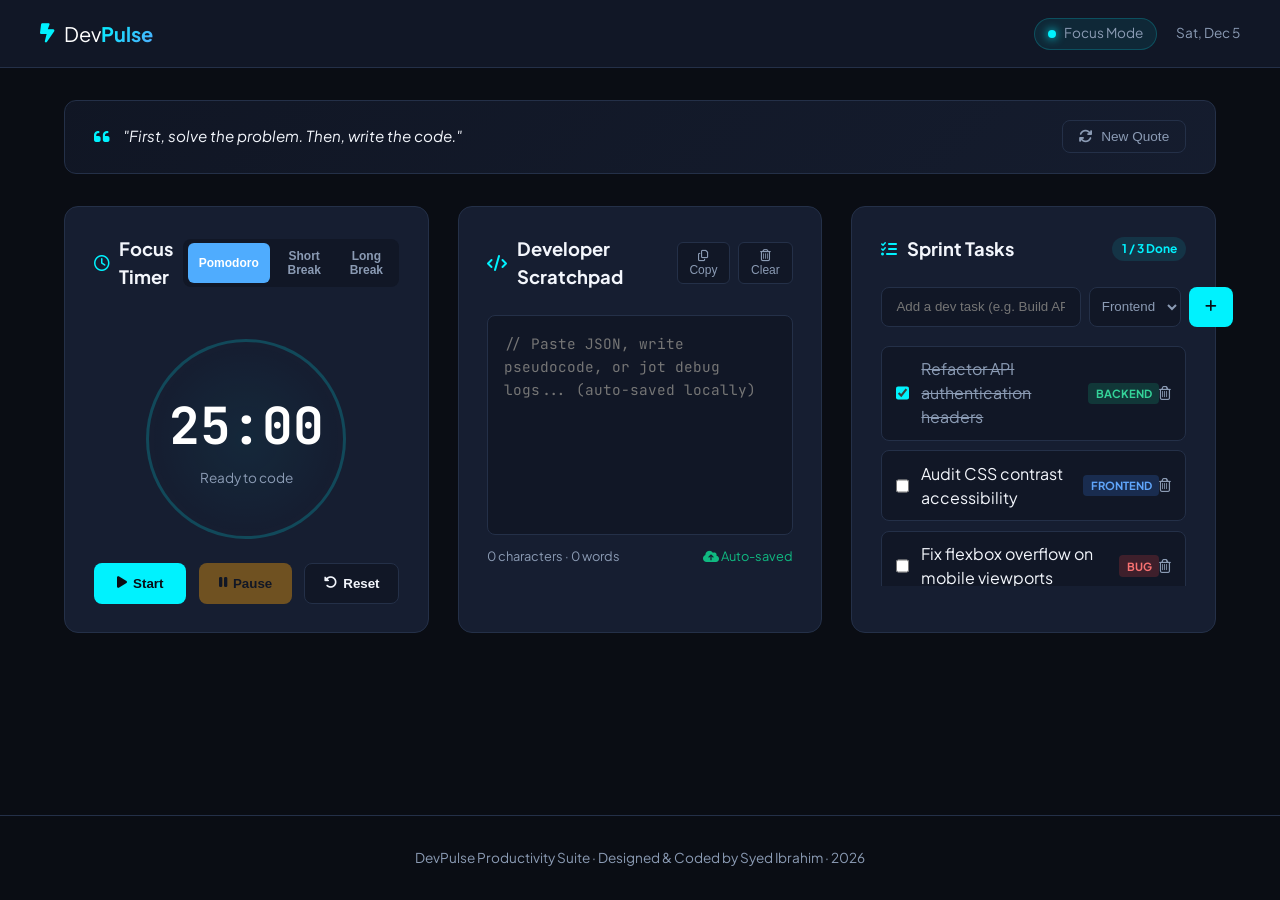
<file: projects/devpulse-productivity-suite/index.html>
<!DOCTYPE html>
<html lang="en">
<head>
  <meta charset="UTF-8" />
  <meta name="viewport" content="width=device-width, initial-scale=1.0" />
  <title>DevPulse | Developer Productivity & Focus Suite</title>
  <link rel="preconnect" href="https://fonts.googleapis.com" />
  <link rel="preconnect" href="https://fonts.gstatic.com" crossorigin />
  <link href="https://fonts.googleapis.com/css2?family=Plus+Jakarta+Sans:wght@400;500;600;700;800&family=JetBrains+Mono:wght@400;600&display=swap" rel="stylesheet" />
  <link rel="stylesheet" href="https://cdnjs.cloudflare.com/ajax/libs/font-awesome/6.5.2/css/all.min.css" />
  <link rel="stylesheet" href="style.css" />
</head>
<body>
  <!-- Header -->
  <header class="navbar">
    <div class="nav-container">
      <div class="logo">
        <i class="fa-solid fa-bolt-lightning pulse-icon"></i>
        <span>Dev<strong>Pulse</strong></span>
      </div>
      <div class="nav-status">
        <span class="live-indicator"><span class="blinking-dot"></span> Focus Mode</span>
        <span id="currentDateStr" class="date-badge"></span>
      </div>
    </div>
  </header>

  <main class="dashboard-wrap">
    <!-- Top Quote Banner -->
    <div class="quote-banner">
      <div class="quote-text">
        <i class="fa-solid fa-quote-left"></i>
        <span id="quoteDisplay">"First, solve the problem. Then, write the code."</span>
      </div>
      <button id="newQuoteBtn" class="refresh-quote-btn" title="Get new inspiration">
        <i class="fa-solid fa-arrows-rotate"></i> New Quote
      </button>
    </div>

    <!-- Core Grid -->
    <div class="tools-grid">
      
      <!-- TOOL 1: POMODORO TIMER -->
      <section class="tool-card timer-card">
        <div class="card-header">
          <div class="title-wrap">
            <i class="fa-regular fa-clock"></i>
            <h2>Focus Timer</h2>
          </div>
          <div class="mode-switches">
            <button class="mode-btn active" data-time="1500">Pomodoro</button>
            <button class="mode-btn" data-time="300">Short Break</button>
            <button class="mode-btn" data-time="900">Long Break</button>
          </div>
        </div>

        <div class="timer-display-wrap">
          <div class="timer-circle">
            <h1 id="timerDisplay">25:00</h1>
            <p id="timerStateLabel">Ready to code</p>
          </div>
        </div>

        <div class="timer-controls">
          <button id="startTimerBtn" class="ctrl-btn btn-play"><i class="fa-solid fa-play"></i> Start</button>
          <button id="pauseTimerBtn" class="ctrl-btn btn-pause" disabled><i class="fa-solid fa-pause"></i> Pause</button>
          <button id="resetTimerBtn" class="ctrl-btn btn-reset"><i class="fa-solid fa-rotate-left"></i> Reset</button>
        </div>
      </section>

      <!-- TOOL 2: QUICK SCRATCHPAD NOTES -->
      <section class="tool-card notes-card">
        <div class="card-header">
          <div class="title-wrap">
            <i class="fa-solid fa-code"></i>
            <h2>Developer Scratchpad</h2>
          </div>
          <div class="scratch-actions">
            <button id="copyNotesBtn" class="sm-btn"><i class="fa-regular fa-copy"></i> Copy</button>
            <button id="clearNotesBtn" class="sm-btn danger"><i class="fa-regular fa-trash-can"></i> Clear</button>
          </div>
        </div>

        <textarea id="notesArea" placeholder="// Paste JSON, write pseudocode, or jot debug logs... (auto-saved locally)"></textarea>

        <div class="notes-footer">
          <span id="charCount">0 characters · 0 words</span>
          <span id="saveNotice" class="save-status"><i class="fa-solid fa-cloud-arrow-up"></i> Auto-saved</span>
        </div>
      </section>

      <!-- TOOL 3: TASK SPRINT BOARD -->
      <section class="tool-card tasks-card">
        <div class="card-header">
          <div class="title-wrap">
            <i class="fa-solid fa-list-check"></i>
            <h2>Sprint Tasks</h2>
          </div>
          <span id="taskCounter" class="task-badge">0 / 0 Done</span>
        </div>

        <form id="taskForm" class="task-input-bar">
          <input type="text" id="taskInput" placeholder="Add a dev task (e.g. Build API endpoint)..." required />
          <select id="taskTag">
            <option value="Frontend">Frontend</option>
            <option value="Backend">Backend</option>
            <option value="Bug">Bug</option>
            <option value="Review">Review</option>
          </select>
          <button type="submit" class="add-task-btn"><i class="fa-solid fa-plus"></i></button>
        </form>

        <div class="task-list-wrapper">
          <ul id="taskList" class="task-list">
            <!-- Dynamically populated -->
          </ul>
        </div>
      </section>

    </div>
  </main>

  <footer class="app-footer">
    <p>DevPulse Productivity Suite · Designed & Coded by Syed Ibrahim · 2026</p>
  </footer>

  <script src="script.js"></script>
</body>
</html>
</file>
<file: projects/devpulse-productivity-suite/style.css>
:root {
  --bg-primary: #0a0d14;
  --bg-surface: #111726;
  --bg-card: #161e31;
  --border-color: #243048;
  --accent-cyan: #00f2fe;
  --accent-blue: #4facfe;
  --accent-purple: #7928ca;
  --text-main: #f3f6fc;
  --text-muted: #8b9bb4;
  --success: #10b981;
  --warning: #f59e0b;
  --danger: #ef4444;
}

* {
  margin: 0;
  padding: 0;
  box-sizing: border-box;
}

body {
  background-color: var(--bg-primary);
  color: var(--text-main);
  font-family: 'Plus Jakarta Sans', sans-serif;
  line-height: 1.5;
  min-height: 100vh;
  display: flex;
  flex-direction: column;
}

/* NAVBAR */
.navbar {
  background: var(--bg-surface);
  border-bottom: 1px solid var(--border-color);
  padding: 1.1rem 2rem;
}

.nav-container {
  max-width: 1200px;
  margin: 0 auto;
  display: flex;
  justify-content: space-between;
  align-items: center;
}

.logo {
  display: flex;
  align-items: center;
  gap: 0.6rem;
  font-size: 1.25rem;
  color: #fff;
}

.pulse-icon {
  color: var(--accent-cyan);
  font-size: 1.2rem;
}

.logo strong {
  background: linear-gradient(135deg, var(--accent-cyan), var(--accent-blue));
  -webkit-background-clip: text;
  -webkit-text-fill-color: transparent;
}

.nav-status {
  display: flex;
  align-items: center;
  gap: 1.2rem;
}

.live-indicator {
  display: inline-flex;
  align-items: center;
  gap: 0.5rem;
  font-size: 0.85rem;
  color: var(--text-muted);
  background: rgba(0, 242, 254, 0.08);
  padding: 0.3rem 0.8rem;
  border-radius: 20px;
  border: 1px solid rgba(0, 242, 254, 0.2);
}

.blinking-dot {
  width: 8px;
  height: 8px;
  border-radius: 50%;
  background-color: var(--accent-cyan);
  box-shadow: 0 0 10px var(--accent-cyan);
  animation: blink 1.6s infinite ease-in-out;
}

@keyframes blink {
  0%, 100% { opacity: 1; }
  50% { opacity: 0.3; }
}

.date-badge {
  font-size: 0.85rem;
  color: var(--text-muted);
}

/* DASHBOARD */
.dashboard-wrap {
  max-width: 1200px;
  margin: 2rem auto;
  padding: 0 1.5rem;
  flex-grow: 1;
  width: 100%;
}

/* MOTIVATION QUOTE BANNER */
.quote-banner {
  background: linear-gradient(135deg, rgba(17, 23, 38, 0.9), rgba(22, 30, 49, 0.9));
  border: 1px solid var(--border-color);
  padding: 1.2rem 1.8rem;
  border-radius: 12px;
  display: flex;
  justify-content: space-between;
  align-items: center;
  margin-bottom: 2rem;
  gap: 1rem;
}

.quote-text {
  display: flex;
  align-items: center;
  gap: 0.8rem;
  color: var(--text-main);
  font-style: italic;
  font-size: 0.95rem;
}

.quote-text i {
  color: var(--accent-cyan);
  font-size: 1.1rem;
}

.refresh-quote-btn {
  background: transparent;
  border: 1px solid var(--border-color);
  color: var(--text-muted);
  padding: 0.5rem 1rem;
  border-radius: 8px;
  cursor: pointer;
  display: flex;
  align-items: center;
  gap: 0.5rem;
  font-size: 0.85rem;
  transition: all 0.2s ease;
  white-space: nowrap;
}

.refresh-quote-btn:hover {
  color: var(--accent-cyan);
  border-color: var(--accent-cyan);
}

/* TOOLS GRID */
.tools-grid {
  display: grid;
  grid-template-columns: repeat(auto-fit, minmax(340px, 1fr));
  gap: 1.8rem;
}

.tool-card {
  background: var(--bg-card);
  border: 1px solid var(--border-color);
  border-radius: 14px;
  padding: 1.8rem;
  display: flex;
  flex-direction: column;
}

.card-header {
  display: flex;
  justify-content: space-between;
  align-items: center;
  margin-bottom: 1.5rem;
}

.title-wrap {
  display: flex;
  align-items: center;
  gap: 0.6rem;
}

.title-wrap i {
  color: var(--accent-cyan);
}

.title-wrap h2 {
  font-size: 1.15rem;
  font-weight: 700;
}

/* TIMER CARD */
.mode-switches {
  display: flex;
  gap: 0.4rem;
  background: var(--bg-surface);
  padding: 0.3rem;
  border-radius: 8px;
}

.mode-btn {
  background: none;
  border: none;
  color: var(--text-muted);
  padding: 0.35rem 0.7rem;
  font-size: 0.75rem;
  font-weight: 600;
  border-radius: 6px;
  cursor: pointer;
}

.mode-btn.active {
  background: var(--accent-blue);
  color: #fff;
}

.timer-display-wrap {
  display: flex;
  justify-content: center;
  align-items: center;
  margin: 1.5rem 0;
}

.timer-circle {
  width: 200px;
  height: 200px;
  border-radius: 50%;
  border: 3px solid rgba(0, 242, 254, 0.2);
  display: flex;
  flex-direction: column;
  justify-content: center;
  align-items: center;
  background: radial-gradient(circle, rgba(0, 242, 254, 0.05) 0%, transparent 70%);
}

.timer-circle h1 {
  font-family: 'JetBrains Mono', monospace;
  font-size: 3.2rem;
  font-weight: 700;
  color: #fff;
}

.timer-circle p {
  font-size: 0.85rem;
  color: var(--text-muted);
  margin-top: 0.2rem;
}

.timer-controls {
  display: flex;
  gap: 0.8rem;
  margin-top: auto;
}

.ctrl-btn {
  flex: 1;
  padding: 0.75rem;
  border-radius: 8px;
  font-weight: 600;
  cursor: pointer;
  border: none;
  display: flex;
  justify-content: center;
  align-items: center;
  gap: 0.4rem;
  transition: opacity 0.2s;
}

.btn-play { background: var(--accent-cyan); color: #0a0d14; }
.btn-pause { background: var(--warning); color: #0a0d14; }
.btn-reset { background: var(--bg-surface); color: var(--text-main); border: 1px solid var(--border-color); }
.ctrl-btn:disabled { opacity: 0.4; cursor: not-allowed; }

/* NOTES CARD */
.scratch-actions {
  display: flex;
  gap: 0.5rem;
}

.sm-btn {
  background: var(--bg-surface);
  border: 1px solid var(--border-color);
  color: var(--text-muted);
  padding: 0.35rem 0.7rem;
  border-radius: 6px;
  font-size: 0.75rem;
  cursor: pointer;
}

.sm-btn:hover { color: #fff; border-color: var(--text-muted); }
.sm-btn.danger:hover { color: var(--danger); border-color: var(--danger); }

#notesArea {
  width: 100%;
  height: 220px;
  background: var(--bg-surface);
  border: 1px solid var(--border-color);
  border-radius: 8px;
  padding: 1rem;
  color: #00f2fe;
  font-family: 'JetBrains Mono', monospace;
  font-size: 0.9rem;
  resize: none;
  outline: none;
  line-height: 1.6;
}

#notesArea:focus {
  border-color: var(--accent-cyan);
}

.notes-footer {
  display: flex;
  justify-content: space-between;
  margin-top: 0.8rem;
  font-size: 0.8rem;
  color: var(--text-muted);
}

.save-status {
  color: var(--success);
}

/* TASKS SPRINT BOARD */
.task-badge {
  background: rgba(0, 242, 254, 0.1);
  color: var(--accent-cyan);
  padding: 0.2rem 0.6rem;
  border-radius: 12px;
  font-size: 0.75rem;
  font-weight: 700;
}

.task-input-bar {
  display: flex;
  gap: 0.5rem;
  margin-bottom: 1.2rem;
}

#taskInput {
  flex: 1;
  background: var(--bg-surface);
  border: 1px solid var(--border-color);
  padding: 0.65rem 0.9rem;
  border-radius: 8px;
  color: #fff;
  outline: none;
}

#taskTag {
  background: var(--bg-surface);
  border: 1px solid var(--border-color);
  color: var(--text-muted);
  padding: 0.65rem 0.5rem;
  border-radius: 8px;
  outline: none;
}

.add-task-btn {
  background: var(--accent-cyan);
  border: none;
  color: #0a0d14;
  padding: 0 1rem;
  border-radius: 8px;
  cursor: pointer;
  font-weight: bold;
}

.task-list-wrapper {
  max-height: 240px;
  overflow-y: auto;
}

.task-list {
  list-style: none;
  display: flex;
  flex-direction: column;
  gap: 0.6rem;
}

.task-item {
  display: flex;
  align-items: center;
  justify-content: space-between;
  background: var(--bg-surface);
  border: 1px solid var(--border-color);
  padding: 0.65rem 0.9rem;
  border-radius: 8px;
  transition: transform 0.15s ease;
}

.task-item.completed span.task-title {
  text-decoration: line-through;
  color: var(--text-muted);
}

.task-left {
  display: flex;
  align-items: center;
  gap: 0.75rem;
}

.task-checkbox {
  cursor: pointer;
  accent-color: var(--accent-cyan);
  width: 16px;
  height: 16px;
}

.task-tag-badge {
  font-size: 0.7rem;
  padding: 0.15rem 0.45rem;
  border-radius: 4px;
  text-transform: uppercase;
  font-weight: 700;
}

.tag-Frontend { background: rgba(59, 130, 246, 0.2); color: #60a5fa; }
.tag-Backend { background: rgba(16, 185, 129, 0.2); color: #34d399; }
.tag-Bug { background: rgba(239, 68, 68, 0.2); color: #f87171; }
.tag-Review { background: rgba(245, 158, 11, 0.2); color: #fbbf24; }

.delete-task-btn {
  background: none;
  border: none;
  color: var(--text-muted);
  cursor: pointer;
}

.delete-task-btn:hover {
  color: var(--danger);
}

/* FOOTER */
.app-footer {
  text-align: center;
  padding: 2rem 0;
  border-top: 1px solid var(--border-color);
  color: var(--text-muted);
  font-size: 0.85rem;
}

@media (max-width: 600px) {
  .nav-container { flex-direction: column; gap: 0.8rem; align-items: flex-start; }
  .quote-banner { flex-direction: column; align-items: flex-start; }
}
</file>
